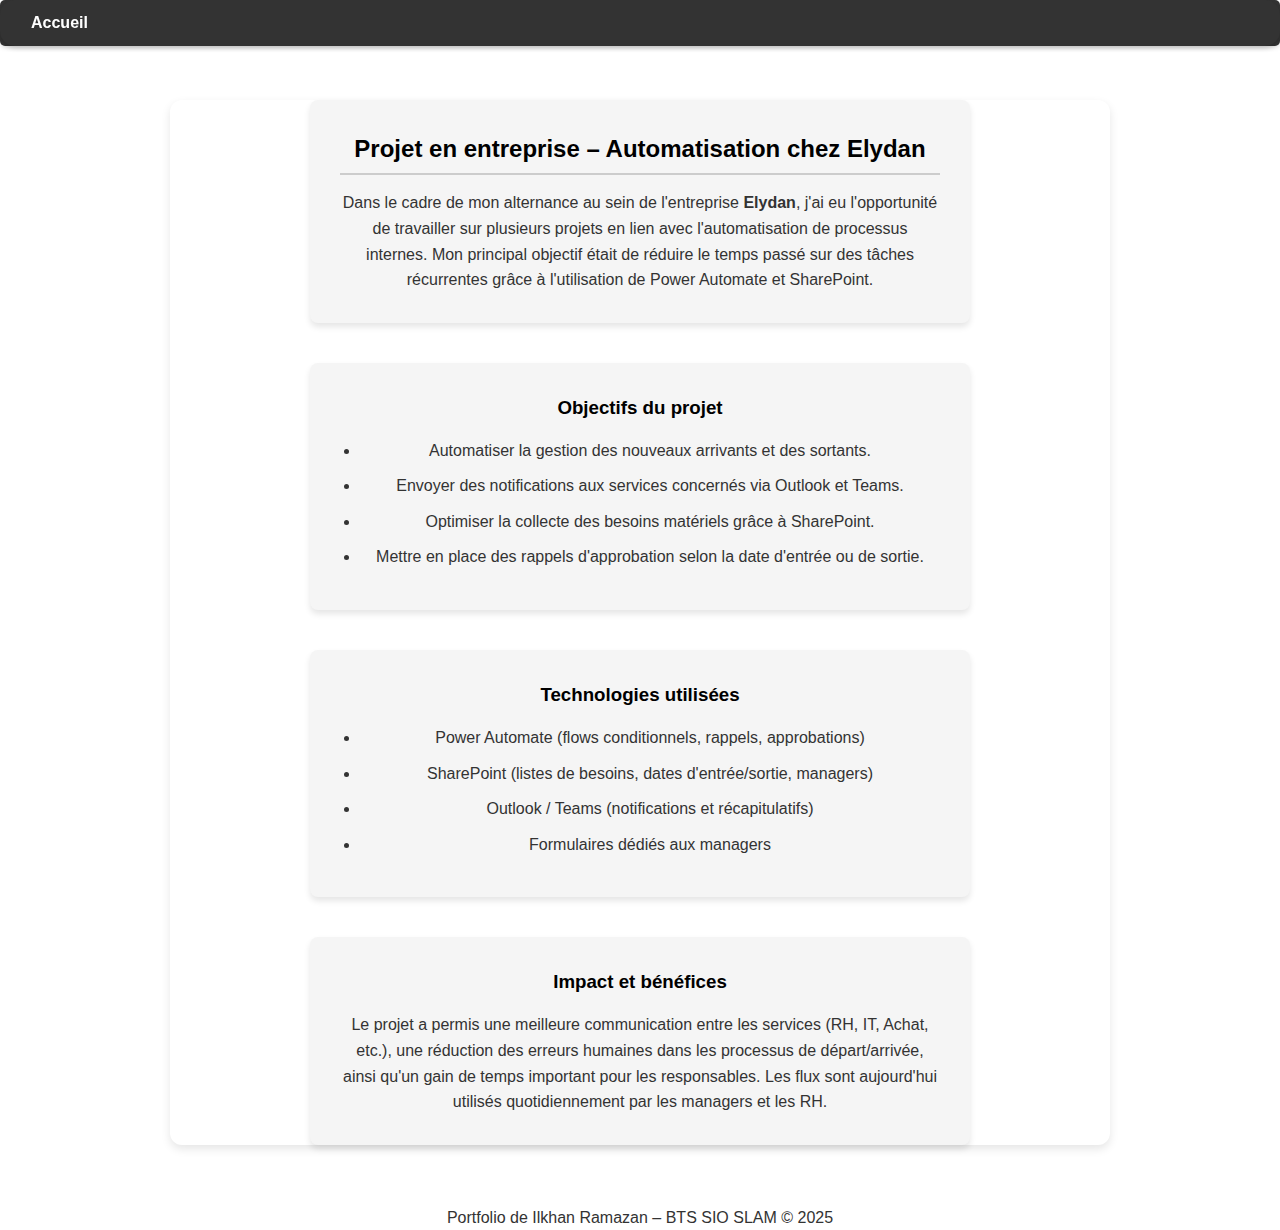
<file: projet-elydan.html>
<!DOCTYPE html>
<html lang="fr">
<head>
  <meta charset="UTF-8">
  <meta name="viewport" content="width=device-width, initial-scale=1">
  <title>Projet Entreprise – Ilkhan Ramazan</title>
  <link rel="stylesheet" href="styles.css">
  <style>
    main {
      max-width: 900px;
      margin: 100px auto 60px;
      padding: 0 20px;
      background: white;
      border-radius: 12px;
      box-shadow: 0 4px 10px rgba(0,0,0,0.1);
    }
    section {
      padding: 30px;
    }
    img {
      max-width: 100%;
      border-radius: 8px;
      margin: 20px 0;
    }
  </style>
</head>
<body>
  <header class="navbar">
    <div class="logo">Ilkhan Ramazan</div>
    <nav class="menu">
      <a href="index.html">Accueil</a>
    </nav>
  </header>

  <main>
    <section>
      <h2> Projet en entreprise – Automatisation chez Elydan</h2>
      <p>Dans le cadre de mon alternance au sein de l'entreprise <strong>Elydan</strong>, j'ai eu l'opportunité de travailler sur plusieurs projets en lien avec l'automatisation de processus internes. Mon principal objectif était de réduire le temps passé sur des tâches récurrentes grâce à l'utilisation de Power Automate et SharePoint.</p>
    </section>

    <section>
      <h3> Objectifs du projet</h3>
      <ul>
        <li>Automatiser la gestion des nouveaux arrivants et des sortants.</li>
        <li>Envoyer des notifications aux services concernés via Outlook et Teams.</li>
        <li>Optimiser la collecte des besoins matériels grâce à SharePoint.</li>
        <li>Mettre en place des rappels d'approbation selon la date d'entrée ou de sortie.</li>
      </ul>
    </section>

    <section>
      <h3> Technologies utilisées</h3>
      <ul>
        <li>Power Automate (flows conditionnels, rappels, approbations)</li>
        <li>SharePoint (listes de besoins, dates d'entrée/sortie, managers)</li>
        <li>Outlook / Teams (notifications et récapitulatifs)</li>
        <li>Formulaires dédiés aux managers</li>
      </ul>
    </section>

    <section>
      <h3> Impact et bénéfices</h3>
      <p>Le projet a permis une meilleure communication entre les services (RH, IT, Achat, etc.), une réduction des erreurs humaines dans les processus de départ/arrivée, ainsi qu'un gain de temps important pour les responsables. Les flux sont aujourd'hui utilisés quotidiennement par les managers et les RH.</p>
    </section>
  </main>

  <footer>
    Portfolio de Ilkhan Ramazan – BTS SIO SLAM © 2025
  </footer>
</body>
</html>
</file>
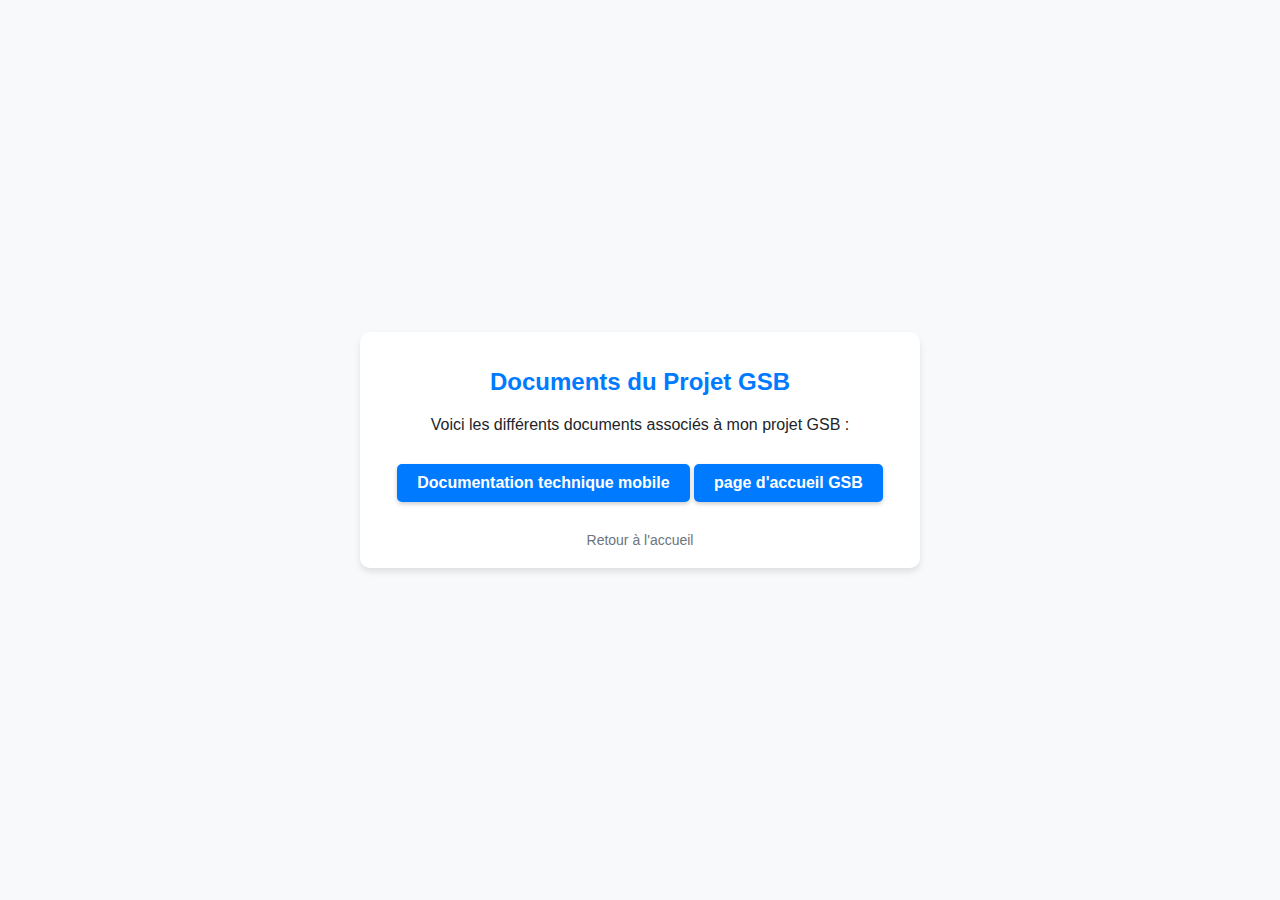
<file: projet-gsb-mobile.html>
<!DOCTYPE html>
<html lang="fr">
<head>
    <meta charset="UTF-8">
    <meta name="viewport" content="width=device-width, initial-scale=1.0">
    <title>Mon Projet GSB mobile</title>
    <style>
        body {
            font-family: Arial, sans-serif;
            background-color: #f8f9fa;
            color: #212529;
            margin: 0;
            padding: 0;
            display: flex;
            justify-content: center;
            align-items: center;
            height: 100vh;
        }

        .container {
            text-align: center;
            background: white;
            padding: 20px 30px;
            border-radius: 10px;
            box-shadow: 0 4px 6px rgba(0, 0, 0, 0.1);
            max-width: 500px;
            width: 100%;
        }

        h1 {
            font-size: 24px;
            font-weight: bold;
            margin-bottom: 20px;
            color: #007BFF;
        }

        p {
            font-size: 16px;
            margin-bottom: 20px;
        }

        .btn {
            display: inline-block;
            padding: 10px 20px;
            margin: 10px 0;
            background-color: #007BFF;
            color: white;
            text-decoration: none;
            border-radius: 5px;
            font-size: 16px;
            font-weight: bold;
            box-shadow: 0 2px 4px rgba(0, 0, 0, 0.2);
        }

        .btn:hover {
            background-color: #0056b3;
        }

        .back-link {
            display: block;
            margin-top: 20px;
            font-size: 14px;
            color: #6c757d;
            text-decoration: none;
        }

        .back-link:hover {
            color: #007BFF;
        }
    </style>
</head>
<body>
    <div class="container">
        <h1>Documents du Projet GSB</h1>
        <p>Voici les différents documents associés à mon projet GSB :</p>
       
        <a href="doc mobile ramazan.pdf" class="btn" target="_blank">Documentation technique mobile</a>
        <a href="accueil-gsb.png" class="btn" target="_blank">page d'accueil GSB</a>

        
        <a href="index.html" class="back-link">Retour à l'accueil</a>
    </div>
</body>
</html>
</file>
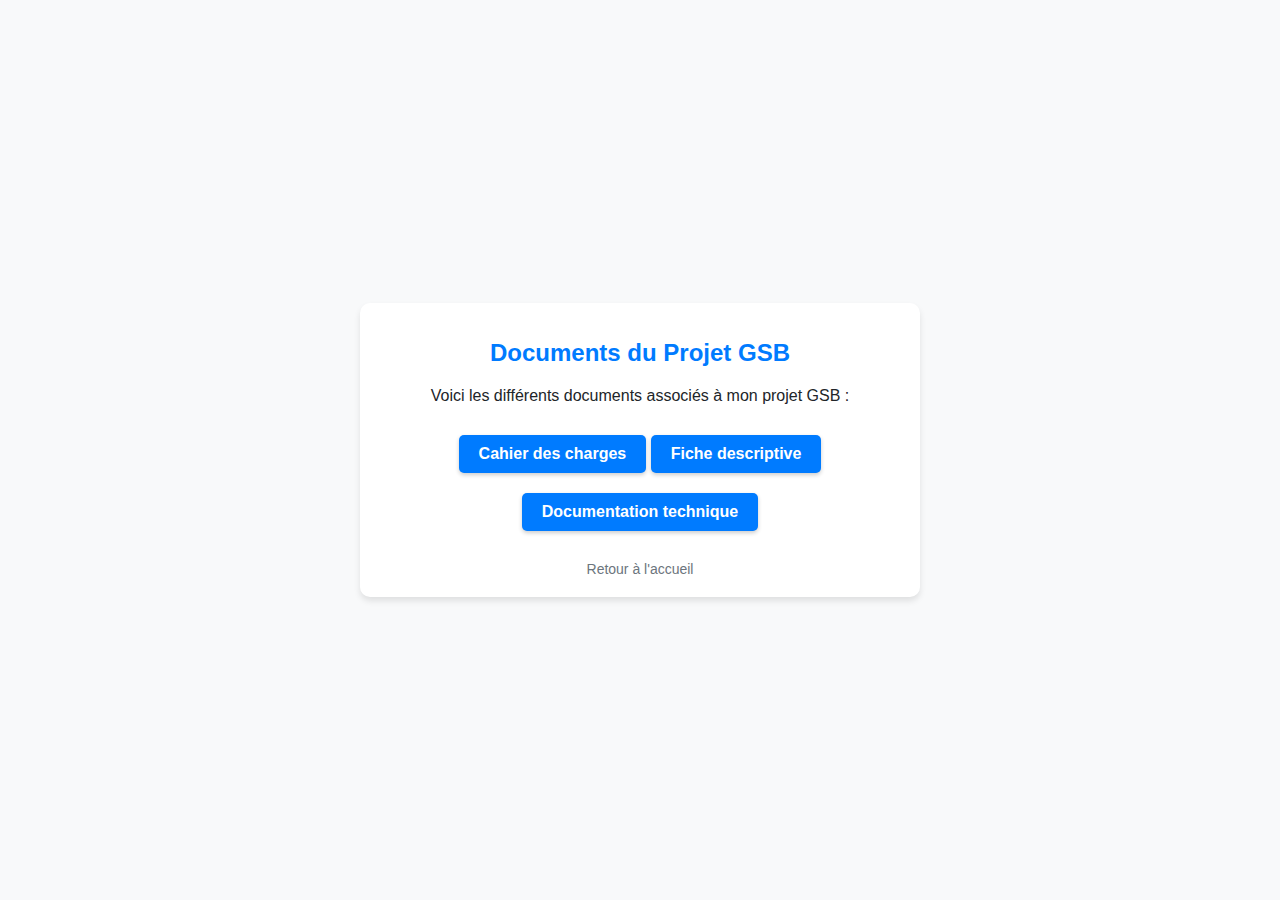
<file: projet-gsb.html>
<!DOCTYPE html>
<html lang="fr">
<head>
    <meta charset="UTF-8">
    <meta name="viewport" content="width=device-width, initial-scale=1.0">
    <title>Mon Projet GSB</title>
    <style>
        body {
            font-family: Arial, sans-serif;
            background-color: #f8f9fa;
            color: #212529;
            margin: 0;
            padding: 0;
            display: flex;
            justify-content: center;
            align-items: center;
            height: 100vh;
        }

        .container {
            text-align: center;
            background: white;
            padding: 20px 30px;
            border-radius: 10px;
            box-shadow: 0 4px 6px rgba(0, 0, 0, 0.1);
            max-width: 500px;
            width: 100%;
        }

        h1 {
            font-size: 24px;
            font-weight: bold;
            margin-bottom: 20px;
            color: #007BFF;
        }

        p {
            font-size: 16px;
            margin-bottom: 20px;
        }

        .btn {
            display: inline-block;
            padding: 10px 20px;
            margin: 10px 0;
            background-color: #007BFF;
            color: white;
            text-decoration: none;
            border-radius: 5px;
            font-size: 16px;
            font-weight: bold;
            box-shadow: 0 2px 4px rgba(0, 0, 0, 0.2);
        }

        .btn:hover {
            background-color: #0056b3;
        }

        .back-link {
            display: block;
            margin-top: 20px;
            font-size: 14px;
            color: #6c757d;
            text-decoration: none;
        }

        .back-link:hover {
            color: #007BFF;
        }
    </style>
</head>
<body>
    <div class="container">
        <h1>Documents du Projet GSB</h1>
        <p>Voici les différents documents associés à mon projet GSB :</p>
       
        <a href="cahier des charges appli.pdf" class="btn" target="_blank">Cahier des charges</a>
        <a href="fiche_descriptive.pdf" class="btn" target="_blank">Fiche descriptive</a>
        <a href="Documentation Technique gsb.pdf" class="btn" target="_blank">Documentation technique</a>
        
        <a href="index.html" class="back-link">Retour à l'accueil</a>
    </div>
</body>
</html>
</file>
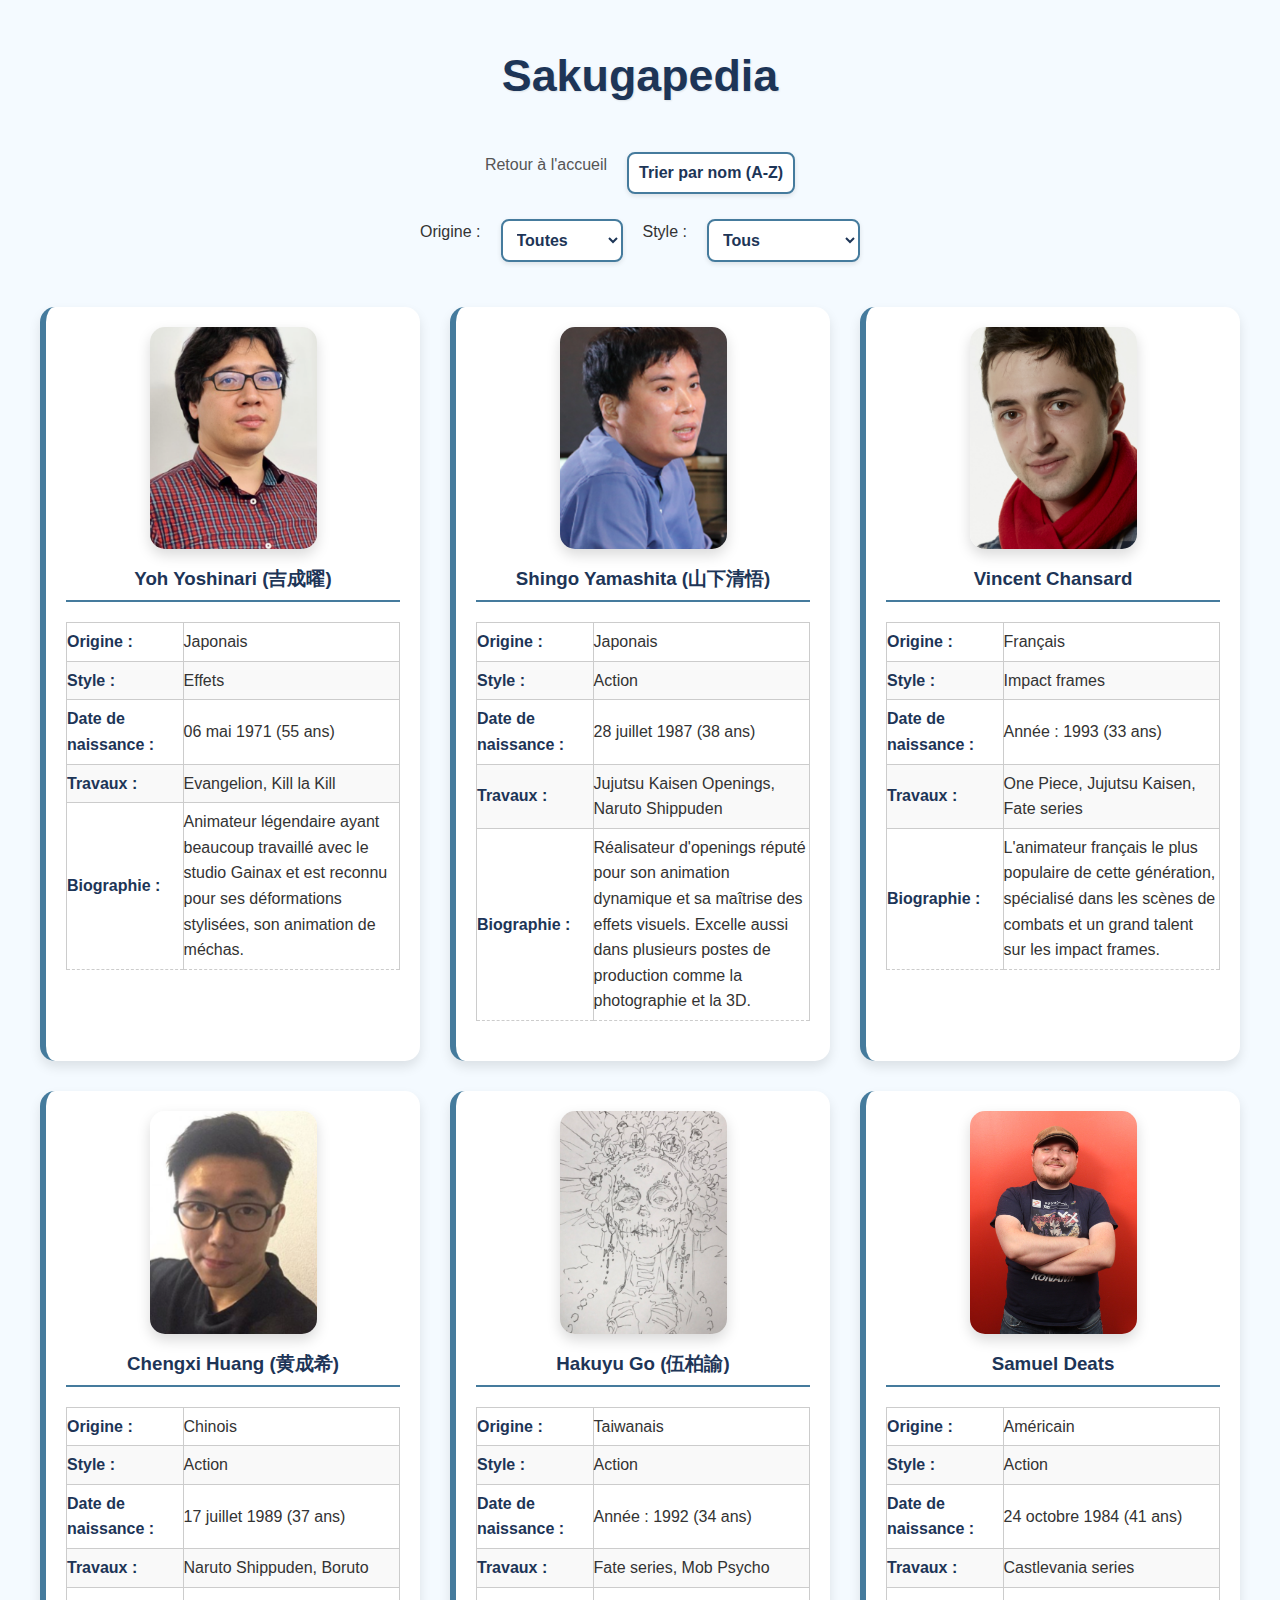
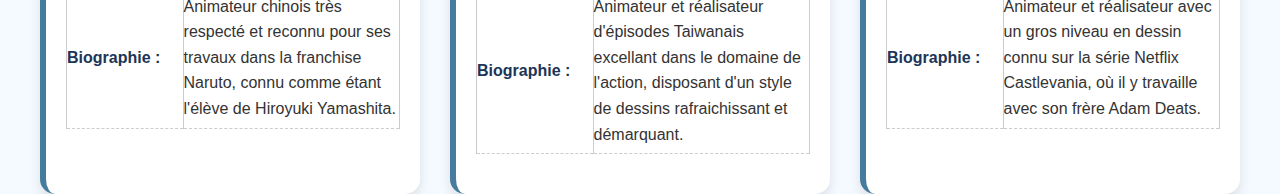
<file: sakugapedia.html>
<!DOCTYPE html>
<html lang="fr">
<head>
  <meta charset="UTF-8" />
  <meta name="viewport" content="width=device-width, initial-scale=1.0" />
  <title>Sakugapedia</title>
  <link rel="stylesheet" href="styles.css">
  <style>
    :root {
      --primary: #457b9d;
      --dark: #1d3557;
    }

    body {
      font-family: 'Segoe UI', sans-serif;
      background: #f4faff;
      color: #333;
      padding: 40px;
      margin: 0;
    }

    .avatar {
      width: 50%;
      max-width: 200px;
      height: auto;
      aspect-ratio: 3 / 4;
      object-fit: cover;
      border-radius: 15px;
      box-shadow: 0 6px 14px rgba(0, 0, 0, 0.15);
      display: block;
      margin: 0 auto 15px auto;
    }

    h1 {
      text-align: center;
      font-size: 2.8rem;
      margin-bottom: 40px;
      color: var(--dark);
      text-shadow: 1px 1px 2px rgba(0, 0, 0, 0.1);
    }

    .actions, .filters {
      display: flex;
      justify-content: center;
      gap: 20px;
      flex-wrap: wrap;
      margin-bottom: 25px;
    }

    select, input[type="text"], button {
      padding: 10px;
      border: 2px solid var(--primary);
      border-radius: 8px;
      font-size: 1rem;
      background: white;
      color: var(--dark);
      font-weight: bold;
      box-shadow: 0 2px 5px rgba(0, 0, 0, 0.1);
      transition: all 0.3s ease;
    }

    button:hover {
      background: var(--primary);
      color: white;
    }

    .grid {
      display: grid;
      grid-template-columns: repeat(auto-fit, minmax(280px, 1fr));
      gap: 30px;
      padding-top: 20px;
      max-width: 1200px;
      margin: 0 auto;
    }

    .card {
      background: white;
      border-radius: 15px;
      box-shadow: 0 6px 12px rgba(0, 0, 0, 0.1);
      padding: 20px;
      border-left: 6px solid var(--primary);
      transition: all 0.3s ease;
      cursor: pointer;
    }

    .card:hover {
      transform: translateY(-6px);
      box-shadow: 0 8px 20px rgba(0, 0, 0, 0.15);
    }

    .card h3 {
      margin-top: 0;
      color: var(--dark);
      border-bottom: 2px solid var(--primary);
      padding-bottom: 6px;
      margin-bottom: 12px;
    }

    .card table {
      width: 100%;
      border-collapse: collapse;
    }

    .card td {
      padding: 6px 0;
      border-bottom: 1px dashed #ccc;
    }

    .card td:first-child {
      font-weight: bold;
      color: var(--dark);
      width: 35%;
    }

    .modal {
      display: none;
      position: fixed;
      z-index: 999;
      left: 0;
      top: 0;
      width: 100%;
      height: 100%;
      background-color: rgba(0,0,0,0.7);
      justify-content: center;
      align-items: center;
    }

    .modal-content {
      background: white;
      padding: 20px;
      border-radius: 12px;
      max-width: 700px;
      width: 90%;
      position: relative;
    }

    .close {
      position: absolute;
      top: 10px;
      right: 15px;
      font-size: 28px;
      cursor: pointer;
      color: var(--dark);
    }
  </style>
</head>
<body>
  <h1>Sakugapedia</h1>

  <div class="actions">
     <a href="index.html" class="back-link">Retour à l'accueil</a>
    <button id="sort-alpha">Trier par nom (A-Z)</button>
  </div>

  <div class="filters">
    <label for="origine">Origine :</label>
    <select id="origine">
      <option value="">Toutes</option>
      <option value="Américain">Américain</option>
      <option value="Chinois">Chinois</option>
      <option value="Français">Français</option>
      <option value="Japonais">Japonais</option>
      <option value="Taiwanais">Taiwanais</option>
    </select>

    <label for="style">Style :</label>
    <select id="style">
      <option value="">Tous</option>
      <option value="Action">Action</option>
      <option value="Acting">Acting</option>
      <option value="Effets">Effets</option>
      <option value="Impact frames">Impact frames</option>
    </select>
  </div>

  <div class="grid" id="result"></div>

  <div id="video-modal" class="modal">
  <div class="modal-content">
    <span class="close">&times;</span>
    <iframe id="video-frame" width="100%" height="400" frameborder="0" allowfullscreen></iframe>
    <p id="video-source" style="text-align: center; font-size: 0.9rem; color: #555;"></p>
</p>
</div>


  <script>
    const animateurs = [
    {
        nom: "Yoh Yoshinari (吉成曜)",
        origine: "Japonais",
        style: "Effets",
        travaux: "Evangelion, Kill la Kill",
        bio: "Animateur légendaire ayant beaucoup travaillé avec le studio Gainax et est reconnu pour ses déformations stylisées, son animation de méchas.",
        naissance: "1971-05-06",
        image: "Yo-yoshi.png",
        video: "yoshinari-video.mp4"

      },
      {
        nom: "Shingo Yamashita (山下清悟)",
        origine: "Japonais",
        style: "Action",
        travaux: "Jujutsu Kaisen Openings, Naruto Shippuden",
        bio: "Réalisateur d'openings réputé pour son animation dynamique et sa maîtrise des effets visuels. Excelle aussi dans plusieurs postes de production comme la photographie et la 3D.",
        naissance: "1987-07-28",
        image: "shingoyama.png",
        video: "shingo-yama.mp4"
      },
      {
        nom: "Vincent Chansard",
        origine: "Français",
        style: "Impact frames",
        travaux: "One Piece, Jujutsu Kaisen, Fate series",
        bio: "L'animateur français le plus populaire de cette génération, spécialisé dans les scènes de combats et un grand talent sur les impact frames.",
        naissance: "1993",
        image: "vincent-goat.png",
        video: "vincent-video.mp4"
      },
      {
        nom: "Chengxi Huang (黄成希)",
        origine: "Chinois",
        style: "Action",
        travaux: "Naruto Shippuden, Boruto",
        bio: "Animateur chinois très respecté et reconnu pour ses travaux dans la franchise Naruto, connu comme étant l'élève de Hiroyuki Yamashita.",
        naissance: "1989-07-17",
        image: "chengxi-huang.png",
        video: "huang-videos.mp4"
      },
      {
        nom: "Hakuyu Go (伍柏諭)",
        origine: "Taiwanais",
        style: "Action",
        travaux: "Fate series, Mob Psycho",
        bio: "Animateur et réalisateur d'épisodes Taiwanais excellant dans le domaine de l'action, disposant d'un style de dessins rafraichissant et démarquant.",
        naissance: "1992",
        image: "pdp-Go.png",
        video: "hakuyu-cinema.mp4"
      },
      {
        nom: "Samuel Deats",
        origine: "Américain",
        style: "Action",
        travaux: "Castlevania series",
        bio: "Animateur et réalisateur avec un gros niveau en dessin connu sur la série Netflix Castlevania, où il y travaille avec son frère Adam Deats.",
        naissance: "1984-10-24",
        image: "Samuel_Deats.jpg",
        video: "samuel-video.mp4"
      }
    ];

    const result = document.getElementById("result");
    const origineSelect = document.getElementById("origine");
    const styleSelect = document.getElementById("style");

    function renderCards() {
      const origine = origineSelect.value;
      const style = styleSelect.value;
      result.innerHTML = "";
      animateurs
        .filter(a => (!origine || a.origine === origine) && (!style || a.style === style))
        .forEach(anim => {
          const card = document.createElement("div");
          card.className = "card";

          let birthInfo = "";
          if (anim.naissance) {
            const currentYear = new Date().getFullYear();
            if (typeof anim.naissance === "number") {
              birthInfo = `Âge estimé : ${anim.naissance} ans`;
            } else if (/^\d{4}$/.test(anim.naissance)) {
              const age = currentYear - parseInt(anim.naissance);
              birthInfo = `Année : ${anim.naissance} (${age} ans)`;
            } else if (/^\d{4}-\d{2}-\d{2}$/.test(anim.naissance)) {
              const birthDate = new Date(anim.naissance);
              if (!isNaN(birthDate)) {
                const today = new Date();
                let age = today.getFullYear() - birthDate.getFullYear();
                const m = today.getMonth() - birthDate.getMonth();
                if (m < 0 || (m === 0 && today.getDate() < birthDate.getDate())) {
                  age--;
                }
                const options = { day: '2-digit', month: 'long', year: 'numeric' };
                const formattedDate = birthDate.toLocaleDateString('fr-FR', options);
                birthInfo = `${formattedDate} (${age} ans)`;
              }
            }
          }

          card.innerHTML = `
            <img src="${anim.image}" alt="${anim.nom}" class="avatar">
            <h3>${anim.nom}</h3>
            <table>
              <tr><td>Origine :</td><td>${anim.origine}</td></tr>
              <tr><td>Style :</td><td>${anim.style}</td></tr>
              ${birthInfo ? `<tr><td>Date de naissance :</td><td>${birthInfo}</td></tr>` : ""}
              <tr><td>Travaux :</td><td>${anim.travaux}</td></tr>
              <tr><td>Biographie :</td><td>${anim.bio}</td></tr>
            </table>
          `;

          if (anim.video) {
            card.addEventListener("click", () => {
              const modal = document.getElementById("video-modal");
              const frame = document.getElementById("video-frame");
              frame.src = anim.video;
              modal.style.display = "flex";
              const sourceText = document.getElementById("video-source");

if (anim.nom.includes("Yoh Yoshinari")) {
  sourceText.innerHTML = `
    <a href="https://www.sakugabooru.com/post/show/121037" target="_blank">
      Voir sur Sakugabooru
    </a><br>
    Episode 26 (BD) de Neon Genesis Evangelion.
  `;
} else if (anim.nom.includes("Vincent Chansard")) {
  sourceText.innerHTML = `
    <a href="https://sakugabooru.com/post/show/230826" target="_blank">
      Voir sur Sakugabooru
    </a><br>
    Episode 217 de Boruto: Naruto next generations
  `;
} else if (anim.nom.includes("Shingo Yamashita")) {
  sourceText.innerHTML = `
    <a href="https://sakugabooru.com/post/show/175388" target="_blank">
      Voir sur Sakugabooru
    </a><br>
    Opening 6 de Naruto Shippuden
  `;
} else if (anim.nom.includes("Chengxi Huang")) {
  sourceText.innerHTML = `
    <a href="https://sakugabooru.com/post/show/213254" target="_blank">
      Voir sur Sakugabooru
    </a><br>
    Opening 2 de Sword Art Online Alicization
  `;
} else if (anim.nom.includes("Hakuyu Go")) {
  sourceText.innerHTML = `
    <a href="https://sakugabooru.com/post/show/175083" target="_blank">
      Voir sur Sakugabooru
    </a><br>
    Séquence issue du film Fate/Grand Order Camelot Paladin Agateram
  `;
} else if (anim.nom.includes("Samuel Deats")) {
  sourceText.innerHTML = `
    <a href="https://sakugabooru.com/post/show/274328" target="_blank">
      Voir sur Sakugabooru
    </a><br>
    Episode 8 de Castlevania: Nocturne 2

  `;
} else {
  sourceText.innerHTML = '';
}

            });
          }

          result.appendChild(card);
        });
    }

    document.querySelector(".close").addEventListener("click", () => {
      document.getElementById("video-modal").style.display = "none";
      document.getElementById("video-frame").src = "";
      document.getElementById("video-source").innerHTML = '';
    });

    origineSelect.addEventListener("change", renderCards);
    styleSelect.addEventListener("change", renderCards);
    document.getElementById("sort-alpha").addEventListener("click", () => {
      animateurs.sort((a, b) => a.nom.localeCompare(b.nom));
      renderCards();
    });

    renderCards();
  </script>
</body>
</html>
</file>
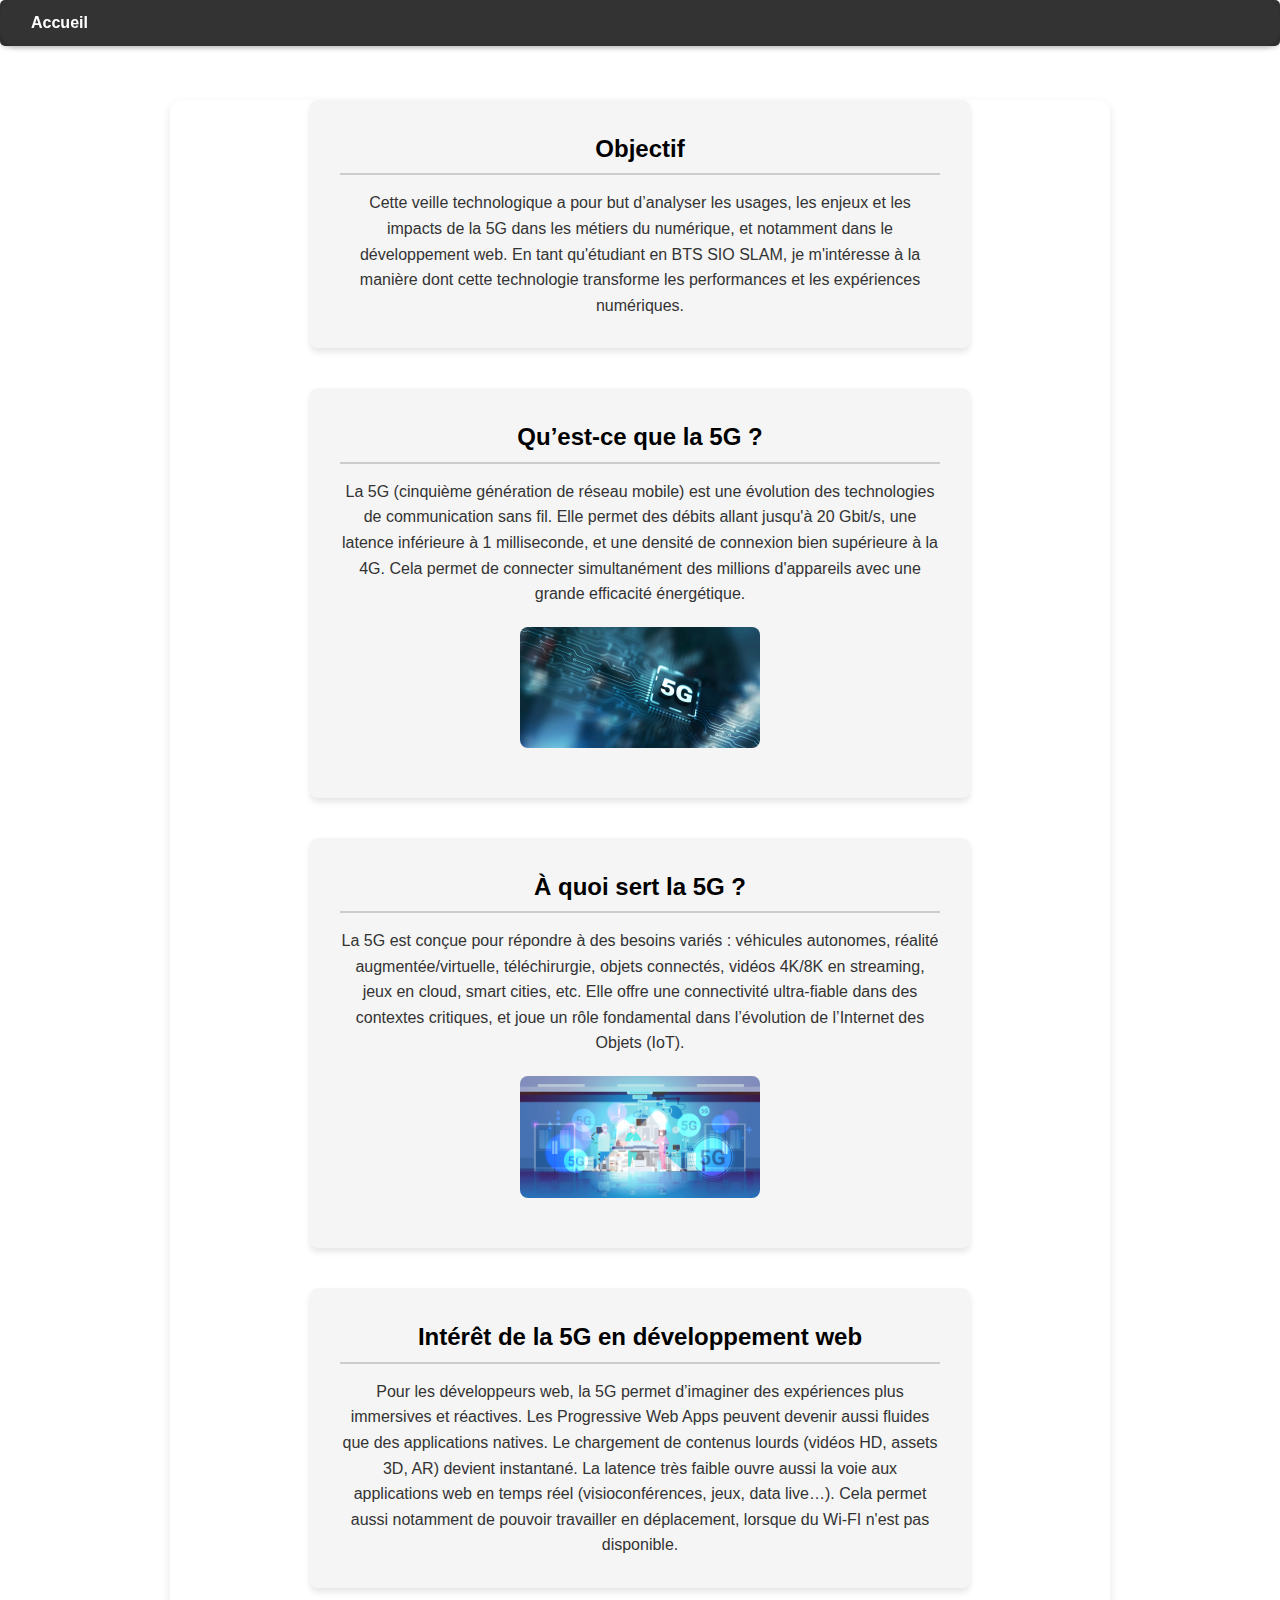
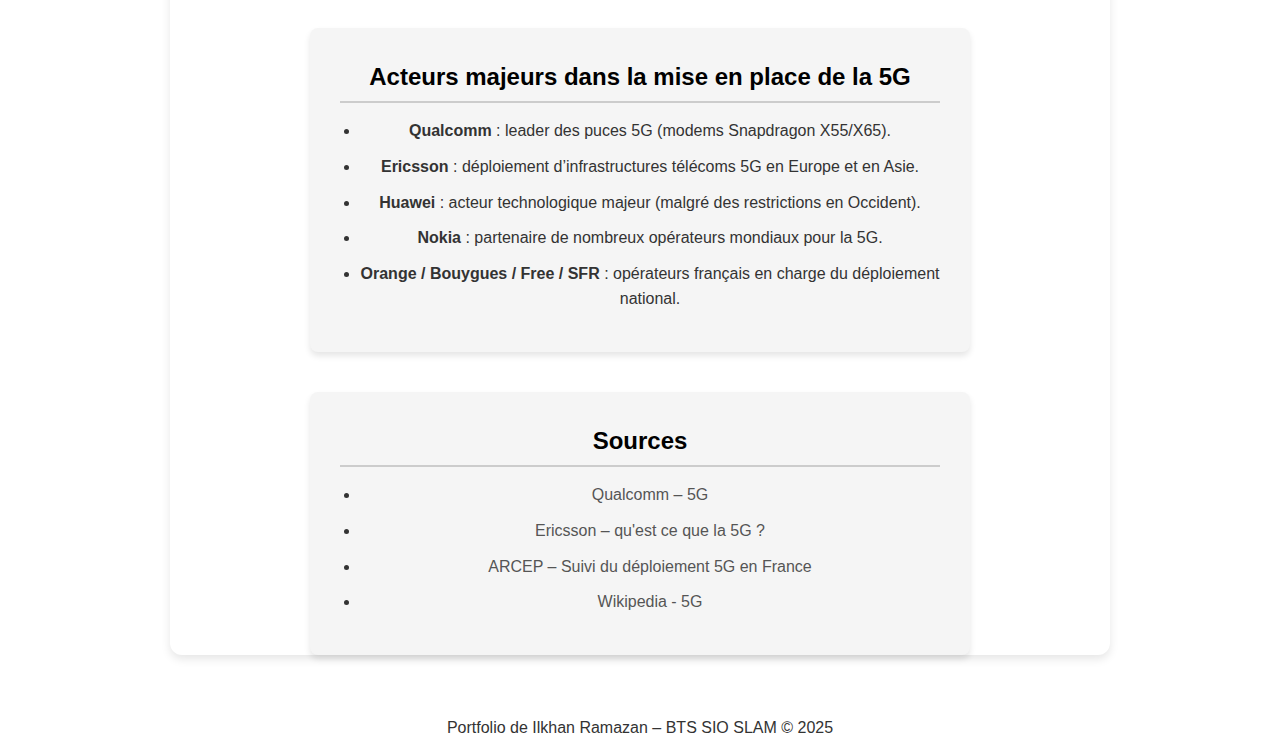
<file: veille.html>
<!DOCTYPE html>
<html lang="fr">
<head>
  <meta charset="UTF-8" />
  <meta name="viewport" content="width=device-width, initial-scale=1" />
  <title>Veille Technologique – 5G</title>
  <link rel="stylesheet" href="styles.css" />
  <style>
    main {
      max-width: 900px;
      margin: 100px auto 60px;
      padding: 0 20px;
      background: white;
      border-radius: 12px;
      box-shadow: 0 4px 10px rgba(0,0,0,0.1);
    }
    section {
      padding: 30px;
    }
      img {
  display: block;
  margin: 20px auto;
  max-width: 40%;
  border-radius: 8px;
}

  </style>
</head>
<body>
  <header class="navbar">
    <div class="logo">Ilkhan Ramazan</div>
    <nav class="menu">
      <a href="index.html">Accueil</a>
    </nav>
  </header>

  <main>

    <section>
      <h2> Objectif</h2>
      <p>Cette veille technologique a pour but d’analyser les usages, les enjeux et les impacts de la 5G dans les métiers du numérique, et notamment dans le développement web. En tant qu'étudiant en BTS SIO SLAM, je m'intéresse à la manière dont cette technologie transforme les performances et les expériences numériques.</p>
    </section>

    <section>
      <h2> Qu’est-ce que la 5G ?</h2>
      <p>La 5G (cinquième génération de réseau mobile) est une évolution des technologies de communication sans fil. Elle permet des débits allant jusqu'à 20 Gbit/s, une latence inférieure à 1 milliseconde, et une densité de connexion bien supérieure à la 4G. Cela permet de connecter simultanément des millions d'appareils avec une grande efficacité énergétique.</p>
      <img src="image-5g.jpg" alt="Définition de la 5G">
    </section>

    <section>
      <h2> À quoi sert la 5G ?</h2>
      <p>La 5G est conçue pour répondre à des besoins variés : véhicules autonomes, réalité augmentée/virtuelle, téléchirurgie, objets connectés, vidéos 4K/8K en streaming, jeux en cloud, smart cities, etc. Elle offre une connectivité ultra-fiable dans des contextes critiques, et joue un rôle fondamental dans l’évolution de l’Internet des Objets (IoT).</p>
      <img src="image-medecine5g.png" alt="Usages de la 5G">
    </section>

    <section>
      <h2> Intérêt de la 5G en développement web</h2>
      <p>Pour les développeurs web, la 5G permet d’imaginer des expériences plus immersives et réactives. Les Progressive Web Apps peuvent devenir aussi fluides que des applications natives. Le chargement de contenus lourds (vidéos HD, assets 3D, AR) devient instantané. La latence très faible ouvre aussi la voie aux applications web en temps réel (visioconférences, jeux, data live…). Cela permet aussi notamment de pouvoir travailler en déplacement, lorsque du Wi-FI n'est pas disponible.</p>
    </section>

    <section>
      <h2> Acteurs majeurs dans la mise en place de la 5G</h2>
      <ul>
        <li><strong>Qualcomm</strong> : leader des puces 5G (modems Snapdragon X55/X65).</li>
        <li><strong>Ericsson</strong> : déploiement d’infrastructures télécoms 5G en Europe et en Asie.</li>
        <li><strong>Huawei</strong> : acteur technologique majeur (malgré des restrictions en Occident).</li>
        <li><strong>Nokia</strong> : partenaire de nombreux opérateurs mondiaux pour la 5G.</li>
        <li><strong>Orange / Bouygues / Free / SFR</strong> : opérateurs français en charge du déploiement national.</li>
      </ul>
    </section>

    <section>
      <h2> Sources</h2>
      <ul>
        <li><a href="https://www.qualcomm.com/5g" target="_blank">Qualcomm – 5G</a></li>
        <li><a href="https://www.ericsson.com/en/5g" target="_blank">Ericsson – qu'est ce que la 5G ?</a></li>
        <li><a href="https://www.arcep.fr/" target="_blank">ARCEP – Suivi du déploiement 5G en France</a></li>
        <li><a href="https://fr.wikipedia.org/wiki/5G" target="_blank">Wikipedia - 5G</a></li>
      </ul>
    </section>

  </main>

  <footer>
    Portfolio de Ilkhan Ramazan – BTS SIO SLAM © 2025
  </footer>
</body>
</html>
</file>
<file: styles.css>
html, body {
    margin: 0;
    padding: 0;
    height: 100%;
    font-family: Arial, sans-serif;
}

body {
    font-family: Arial, sans-serif;
    background-color: #f5f5f5;
    color: #333;
    margin: 0;
    padding: 0;
    line-height: 1.6;
    text-align: center;
}

h1, h2, h3, h4, h5, h6 {
    color: #000; 
    margin-bottom: 15px;
}

h2 {
    font-weight: bold; 
    font-size: 1.5rem;
    border-bottom: 2px solid #ccc; 
    padding-bottom: 5px;
}

a {
    color: #555; 
    text-decoration: none;
    transition: color 0.3s ease;
}

a:hover {
    color: #000;
    text-decoration: underline;
}

button, .button {
    background-color: #333;
    color: #fff; 
    border: none;
    padding: 10px 15px;
    border-radius: 5px;
    cursor: pointer;
    font-size: 1rem;
    transition: background-color 0.3s ease;
}

button:hover, .button:hover {
    background-color: #555; 
}

section {
    background-color: #fff; 
    margin: 10px auto;
    padding: 15px;
    border-radius: 5px;
    box-shadow: 0 2px 5px rgba(0, 0, 0, 0.1); 
}

ul {
    list-style-type: disc;
    padding-left: 20px;
}

li {
    margin-bottom: 10px;
}

table {
    width: 100%;
    border-collapse: collapse;
    margin: 20px 0;
}

table th, table td {
    border: 1px solid #ccc;
    padding: 10px;
    text-align: left;
}

table th {
    background-color: #333;
    color: #fff;
}

table tr:nth-child(even) {
    background-color: #f9f9f9;
}

.navbar {
    background-color: #333; 
    color: #fff;
    display: flex;
    justify-content: space-between; 
    align-items: center; 
    padding: 15px 30px;
    box-shadow: 0 2px 5px rgba(0, 0, 0, 0.1); 
}

.navbar a {
    color: #fff;
    text-decoration: none; 
    margin: 0 15px; 
    font-size: 1.1rem; 
    transition: color 0.3s;
}

.navbar a:hover {
    color: #aaa;
}

.navbar .logo {
    font-size: 1.8rem;
    font-weight: bold;
    color: #fff;
}

.nav-links {
    list-style: none;
    display: flex;
    gap: 25px; 
}

.nav-links li a {
    text-decoration: none;
    color: white;
    font-size: 1.1rem;
    font-weight: 500;
    transition: color 0.3s ease-in-out;
}

.nav-links li a:hover {
    color: #16d5a5;
}

.navbar .menu {
    display: flex;
}

@media (max-width: 768px) {
    .navbar {
        flex-direction: column; 
    }

    .navbar .menu {
        flex-direction: column; 
        align-items: center;
        margin-top: 10px;
    }

    .navbar a {
        margin: 10px 0; 
    }
}

.hero {
    width: 100%;
    height: calc(65vh - 60px); 
    display: flex;
    flex-direction: column;
    align-items: center;
    justify-content: center;
    text-align: center;
    color: white;
    background: linear-gradient(to bottom, rgba(0, 0, 0, 0.8), rgba(0, 0, 0, 0.9)), 
    url('chemin-de-ton-image.jpg') center/cover no-repeat;    position: relative;
    overflow: hidden;
    animation: backgroundMove 10s infinite alternate ease-in-out;
}

.hero h1 {
    text-transform: uppercase;
    font-family: Arial;
    color: white;
    text-shadow: 2px 2px 10px rgba(0, 0, 0, 0.5);
}

@keyframes backgroundMove {
    0% { background-position: center top; }
    50% { background-position: center bottom; }
    100% { background-position: center top; }
}

.hero-content {
    max-width: 800px;
    padding: 20px;
}

.cta-button {
    display: inline-block;
    margin-top: 20px;
    padding: 12px 24px;
    font-size: 1.2rem;
    font-weight: bold;
    text-decoration: none;
    color: white;
    background: #16d5a5;
    border-radius: 8px;
    transition: background 0.3s ease-in-out;
}

.cta-button:hover {
    background: #16d5a5;
}

@media screen and (max-width: 768px) {
    .hero {
        height: calc(100vh - 60px);
        padding: 20px;

}
    }

    .hero-content h1 {
        font-size: 2rem;
    }

    .cta-button {
        font-size: 1rem;
        padding: 10px 20px;
    }
}

.text-hover-effect {
    color: #000;
    transition: color 0.3s ease;
}

.text-hover-effect:hover {
    color: #555;
}

.text-glow:hover {
    color: #f8f9fa; 
    text-shadow: 0 0 5px #fff,   
                 0 0 10px #fff,  
                 0 0 20px #16d5a5, 
                 0 0 30px #ff4500;
}

html {
    scroll-behavior: smooth;
}

.form-group {
    display: flex;
    flex-direction: column;
}

.form-group label {
    font-size: 16px;
    color: #333;
    margin-bottom: 8px;
}

.form-group input,
.form-group textarea {
    padding: 10px;
    font-size: 16px;
    border: 1px solid #ccc;
    border-radius: 8px;
    box-sizing: border-box;
    transition: border-color 0.3s ease;
}

.form-group input:focus,
.form-group textarea:focus {
    border-color: #4CAF50;
    outline: none;
}

.submit-btn {
    padding: 15px;
    font-size: 16px;
    background-color: #4CAF50;
    color: white;
    border: none;
    border-radius: 8px;
    cursor: pointer;
    transition: background-color 0.3s ease;
    width: 100%;
}

.submit-btn:hover {
    background-color: #45a049;
}

body {
    margin: 0;
    font-family: 'Arial', sans-serif;
    background-color: #fff;
}

header, section, footer {
    margin: 0 auto;
    width: 90%;
}

.profile-container {
    text-align: center; 
}

.profile-image {
    display: inline-block;
    margin: 0 auto; 
}

footer {
    margin-top: 20px;
    text-align: center;
}

.navbar {
    display: flex;
    justify-content: space-between;
    align-items: center;
    padding: 15px 50px;
    background: rgba(0, 0, 0, 0.8);
    position: fixed;
    width: 100%;
    top: 0;
    left: 0;
    z-index: 1000;

}

.navbar .menu {
    display: flex;
    gap: 20px;
}

.navbar .menu a {
    color: #fff;
    text-decoration: none;
    font-size: 16px;
    padding: 8px 16px;
    border-radius: 5px; 
    transition: background-color 0.3s ease, transform 0.3s ease; 
}

.navbar .menu a:hover {
    background-color: #007BFF; 
    color: #fff; 
    transform: scale(1.1); 
}

.navbar .menu a.active {
    background-color: #0056b3;
    font-weight: bold;
}

#avis {
    padding: 40px 20px;
    background-color: #f9f9f9; 
    border-radius: 10px;
    box-shadow: 0 4px 10px rgba(0, 0, 0, 0.1); 
    max-width: 800px;
    margin: 40px auto; 
    text-align: center;
}

#avis h2 {
    font-size: 28px;
    margin-bottom: 20px;
    color: #333;
}

.rating {
    display: flex;
    justify-content: center;
    gap: 10px;
    margin-bottom: 20px;
}

textarea {
    width: 100%;
    max-width: 700px;
    min-height: 100px;
    margin-top: 20px;
    padding: 10px;
    font-size: 16px;
    border: 1px solid #ddd;
    border-radius: 5px;
    resize: none;
}

textarea:focus {
    border-color: #007BFF;
}

button.submit-avis {
    margin-top: 20px;
    padding: 10px 20px;
    font-size: 18px;
    color: #fff;
    background-color: #007BFF;
    border: none;
    border-radius: 5px;
    cursor: pointer;
}

button.submit-avis:hover {
    background-color: #0056b3;
}

body {
    font-family: 'Roboto', sans-serif;
}
h1, h2, h3 {
    font-weight: 700;
}
p, a {
    font-weight: 400;
}

header {
    background-color: var(--main-bg-color);
    box-shadow: 0 2px 4px rgba(0, 0, 0, 0.1);
    padding: 20px;
    text-align: center;
}
header h1 {
    font-size: 2.5em;
    color: var(--text-primary);
}
nav a {
    margin: 0 15px;
    font-weight: bold;
}
section {
    margin: 40px auto;
    max-width: 600px;
    padding: 20px;
    background: #fff;
    border-radius: 8px;
    box-shadow: 0 4px 6px rgba(0, 0, 0, 0.1);
}

section {
    transition: transform 0.3s ease, box-shadow 0.3s ease;
    scroll-margin-top: 80px;
    padding-top: 20px;
}

section:hover {
    transform: translateY(-10px);
    box-shadow: 0 6px 12px rgba(0, 0, 0, 0.15);
}
button {
    background: var(--accent-color);
    color: #fff;
    border: none;
    padding: 10px 20px;
    border-radius: 5px;
    cursor: pointer;
    transition: background 0.3s ease;
}
button:hover {
    background: var(--highlight-color);
}

* {
    margin: 0;
    padding: 0;
    border: 0;
  }

  #skills {
    text-align: center;
    padding: 50px 20px;
}

.skills-container {
    display: flex;
    justify-content: center;
    gap: 50px;
    margin-top: 20px;
}

.skill-box {
    width: 120px;
    height: 120px;
    background: #222;
    color: white;
    display: flex;
    flex-direction: column;
    align-items: center;
    justify-content: center;
    border-radius: 10px;
    font-size: 1.2rem;
    font-weight: bold;
    cursor: pointer;
    transition: background 0.3s, transform 0.2s;
}

.skill-box:hover {
    background: #16d5a5;
    transform: scale(1.1);
}

.skills-display {
    margin-top: 30px;
    text-align: center;
}

.skills-list {
    list-style: none;
    padding: 0;
    font-size: 1.2rem;
    font-weight: 500;
    opacity: 0;
    transform: translateY(10px);
    transition: opacity 0.4s ease-in-out, transform 0.3s ease-in-out;
    display: none;
}

.skills-list li {
    padding: 8px 0;
    font-size: 1.1rem;
    font-weight: 500;
    transition: color 0.3s ease-in-out;
    cursor: pointer;
}

.skills-list li:hover {
    color: #16d5a5;
}


.skills-list.active {
    display: block;
    opacity: 1;
    transform: translateY(0);
}

  .navbar {
    list-style-type: none;
    padding: 0;
    margin: 0;
    display: flex;
    gap: 20x;
    background-color: #333;
    border-radius: 5px;
    overflow: hidden;
}

.navbar li {
    display: inline-block;
}

.navbar a {
    color: white;
    text-decoration: none;
    padding: 10px 15px;
    display: block;
    border-radius: 20px;
    transition: background-color 0.3s;
}

.navbar a:hover {
    background-color: #575757;
}

section {
    background-color: #f5f5f5;
}

header h1 {
    background-color: #f0f0f0;
    padding: 15px 30px;
    border-radius: 12px;
    box-shadow: 0 4px 6px rgba(0, 0, 0, 0.1);
    border: 2px solid #ddd;
    display: inline-block;
}

#skills,
#soft-skills {
    display: inline-block;
    vertical-align: top;
    width: 45%;
    margin: 10px;
}

#skills ul,
#soft-skills ul {
    list-style-type: none;
    padding: 0;
}

#skills h2,
#soft-skills h2 {
    text-align: center;
}

#skills ul li,
#soft-skills ul li {
    margin-bottom: 5px;
}

#skills,
#soft-skills {
    display: inline-block;
    vertical-align: top;
    width: 45%;
    margin: 10px;
}

#skills ul,
#soft-skills ul {
    list-style-type: disc; 
    padding-left: 20px;     
}

#skills h2,
#soft-skills h2 {
    text-align: center;
}

#skills ul li,
#soft-skills ul li {
    margin-bottom: 5px;
}

.cv-link {
    display: inline-block;
    background-color: #007BFF;
    padding: 10px 20px;
    border-radius: 5px;
    margin-top: 20px;
    text-align: center;
    font-size: 16px;
    text-decoration: none;
    color: #fff;
    font-weight: bold;
    transition: background-color 0.3s ease, color 0.3s ease;
}

.cv-link:hover {
    background-color: #0056b3;
    color: #fff;
}

.veille-link {
    display: inline-block;
    background-color: #007BFF;
    padding: 10px 20px;
    border-radius: 5px;
    margin-top: 20px;
    text-align: center;
    font-size: 16px;
    text-decoration: none;
    color: #fff;
    font-weight: bold;
    transition: background-color 0.3s ease, color 0.3s ease;
}

.veille-link:hover {
    background-color: #0056b3;
    color: #fff;
}

.gsb-link {
    display: inline-block;
    background-color: #007BFF;
    padding: 10px 20px;
    border-radius: 5px;
    margin-top: 20px;
    text-align: center;
    font-size: 16px;
    text-decoration: none;
    color: #fff;
    font-weight: bold;
    transition: background-color 0.3s ease, color 0.3s ease;
}

.gsb-link:hover {
    background-color: #0056b3;
    color: #fff;
}

.mobile-link {
    display: inline-block;
    background-color: #007BFF;
    padding: 10px 20px;
    border-radius: 5px;
    margin-top: 20px;
    text-align: center;
    font-size: 16px;
    text-decoration: none;
    color: #fff;
    font-weight: bold;
    transition: background-color 0.3s ease, color 0.3s ease;
}

.mobile-link:hover {
    background-color: #0056b3;
    color: #fff;
}

.entreprise-link {
    display: inline-block;
    background-color: #007BFF;
    padding: 10px 20px;
    border-radius: 5px;
    margin-top: 20px;
    text-align: center;
    font-size: 16px;
    text-decoration: none;
    color: #fff;
    font-weight: bold;
    transition: background-color 0.3s ease, color 0.3s ease;
}

.entreprise-link:hover {
    background-color: #0056b3;
    color: #fff;
}

.seminaire-link {
    display: inline-block;
    background-color: #007BFF;
    padding: 10px 20px;
    border-radius: 5px;
    margin-top: 20px;
    text-align: center;
    font-size: 16px;
    text-decoration: none;
    color: #fff;
    font-weight: bold;
    transition: background-color 0.3s ease, color 0.3s ease;
}

.seminaire-link:hover {
    background-color: #0056b3;
    color: #fff;
}

.tableau-link {
    display: inline-block;
    margin-right: 10px;
    padding: 10px 20px;
    text-decoration: none;
    background-color: #4CAF50;
    color: white;
    border-radius: 5px;
    text-align: center;
    font-size: 16px;
}

.tableau-link:hover {
    background-color: #007BFF; 
    color: #fff;
}

.cv-link, .tableau-link {
    display: inline-block;
    margin-right: 15px;
    padding: 10px 20px;
}

.cv-link:hover {
    background-color: #45a049;
    color: #fff;
}

.linkedin-link {
    display: inline-block;
    padding: 10px 15px;
    background-color: #007BFF; 
    color: white;
    text-decoration: none;
    border-radius: 5px;
    font-weight: bold;
    transition: background-color 0.3s ease;
}

.linkedin-link:hover {
    background-color: #0056b3;
    color: #fff;
}

nav {
    position: fixed;
    top: 0;
    left: 0;
    width: 100%;
    background-color: #333;
    color: white;
    padding: 2px 0;
    z-index: 1000; 
    border-radius: 15px; 
    box-shadow: 0 2px 5px rgba(0, 0, 0, 0.2); 
}

nav ul {
    list-style-type: none;
    padding: 0;
    margin: 0;
    display: flex;
    justify-content: flex-start;
    gap: 20px; 
}

nav ul li {
    display: inline;
    margin: 0 20px;
}

nav ul li a {
    color: white;
    text-decoration: none;
    font-size: 18px;
}

nav ul li a:hover {
    color: #ddd;
}

body {
    margin-top: 60px; 
}

#experience-parcours,
#Expériences {
    display: inline-block;
    vertical-align: top;
    width: 45%;
    margin: 10px;
}

#Formations ul,
#Expériences ul {
    list-style-type: none;
    padding: 0;
}

#Formations h2,
#Expériences h2 {
    text-align: center;
}

#Formations ul li,
#Expériences ul li {
    margin-bottom: 5px;
}

.btn {
    display: inline-block;
    padding: 10px 20px;
    background-color: #007BFF;
    color: white;
    text-decoration: none;
    font-size: 16px;
    border-radius: 5px;
    transition: background-color 0.3s ease;
}

.btn:hover {
    background-color: #0056b3;
}
</file>
